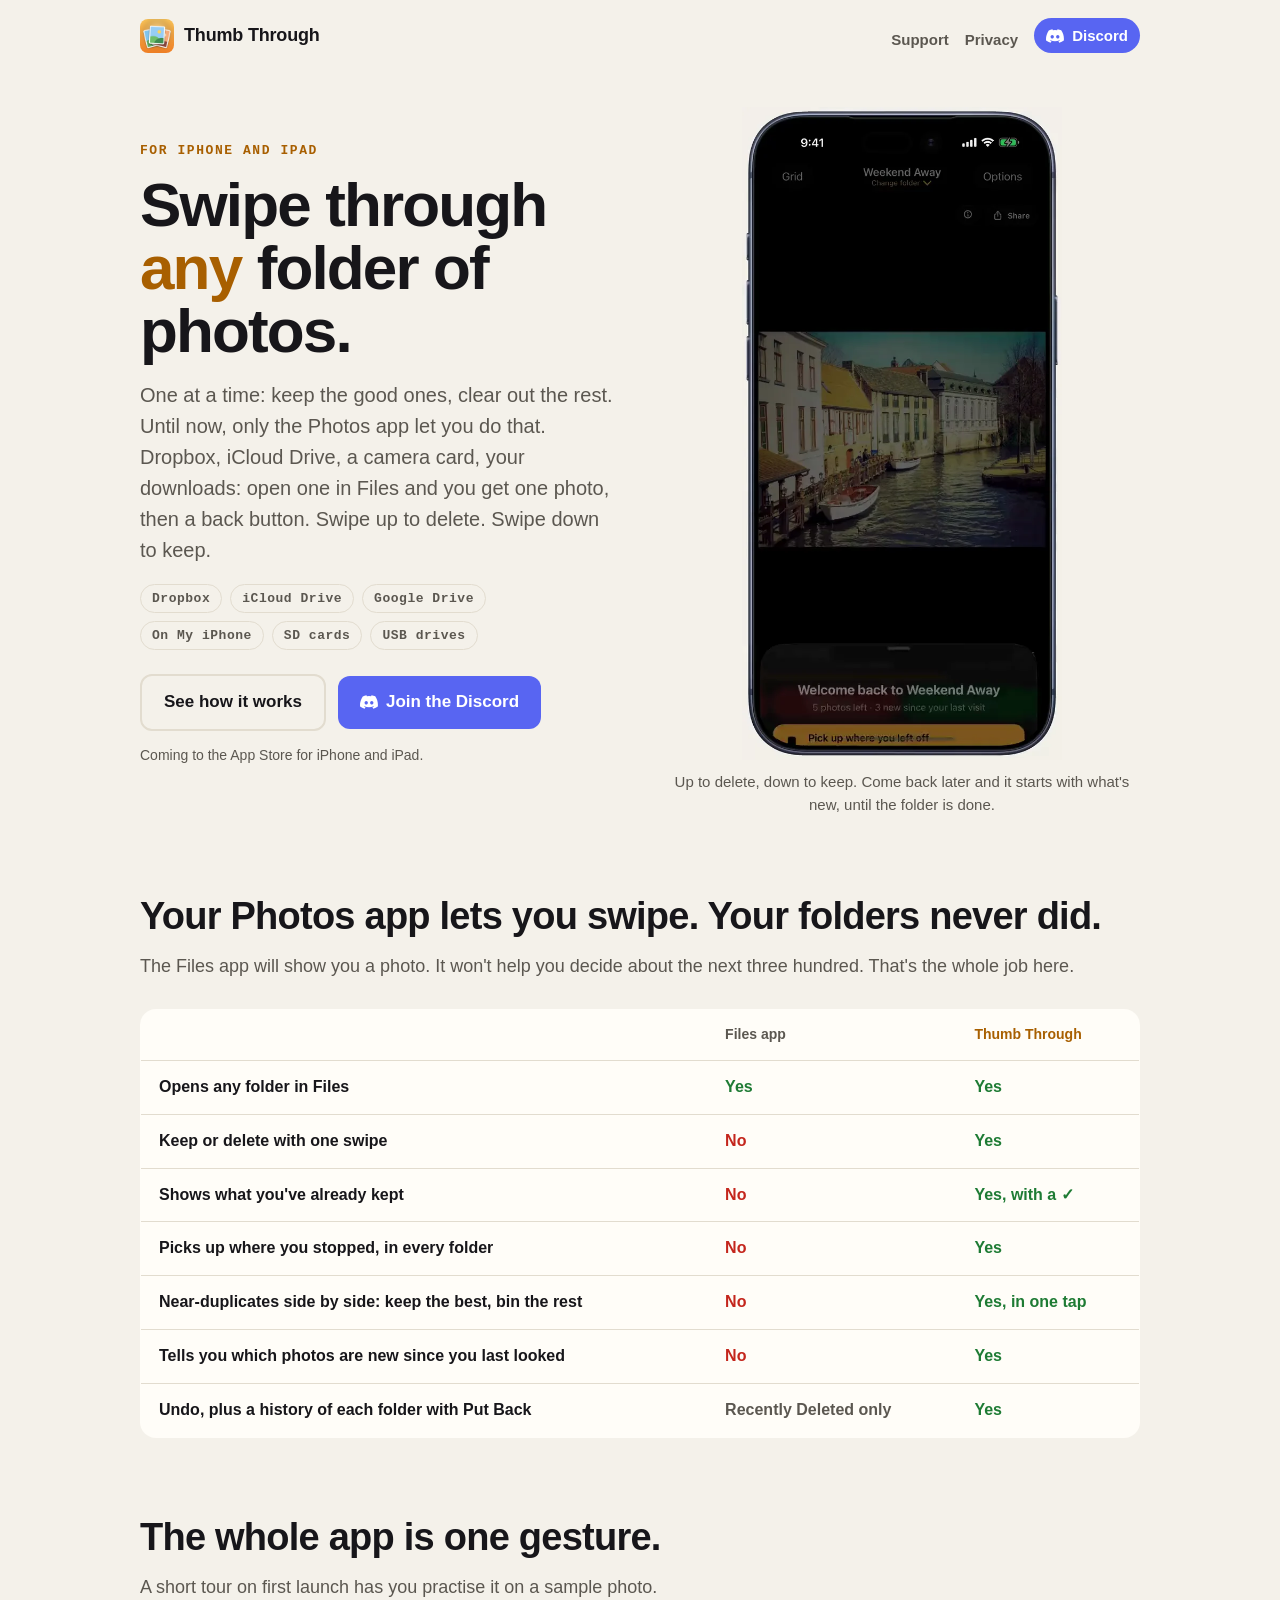
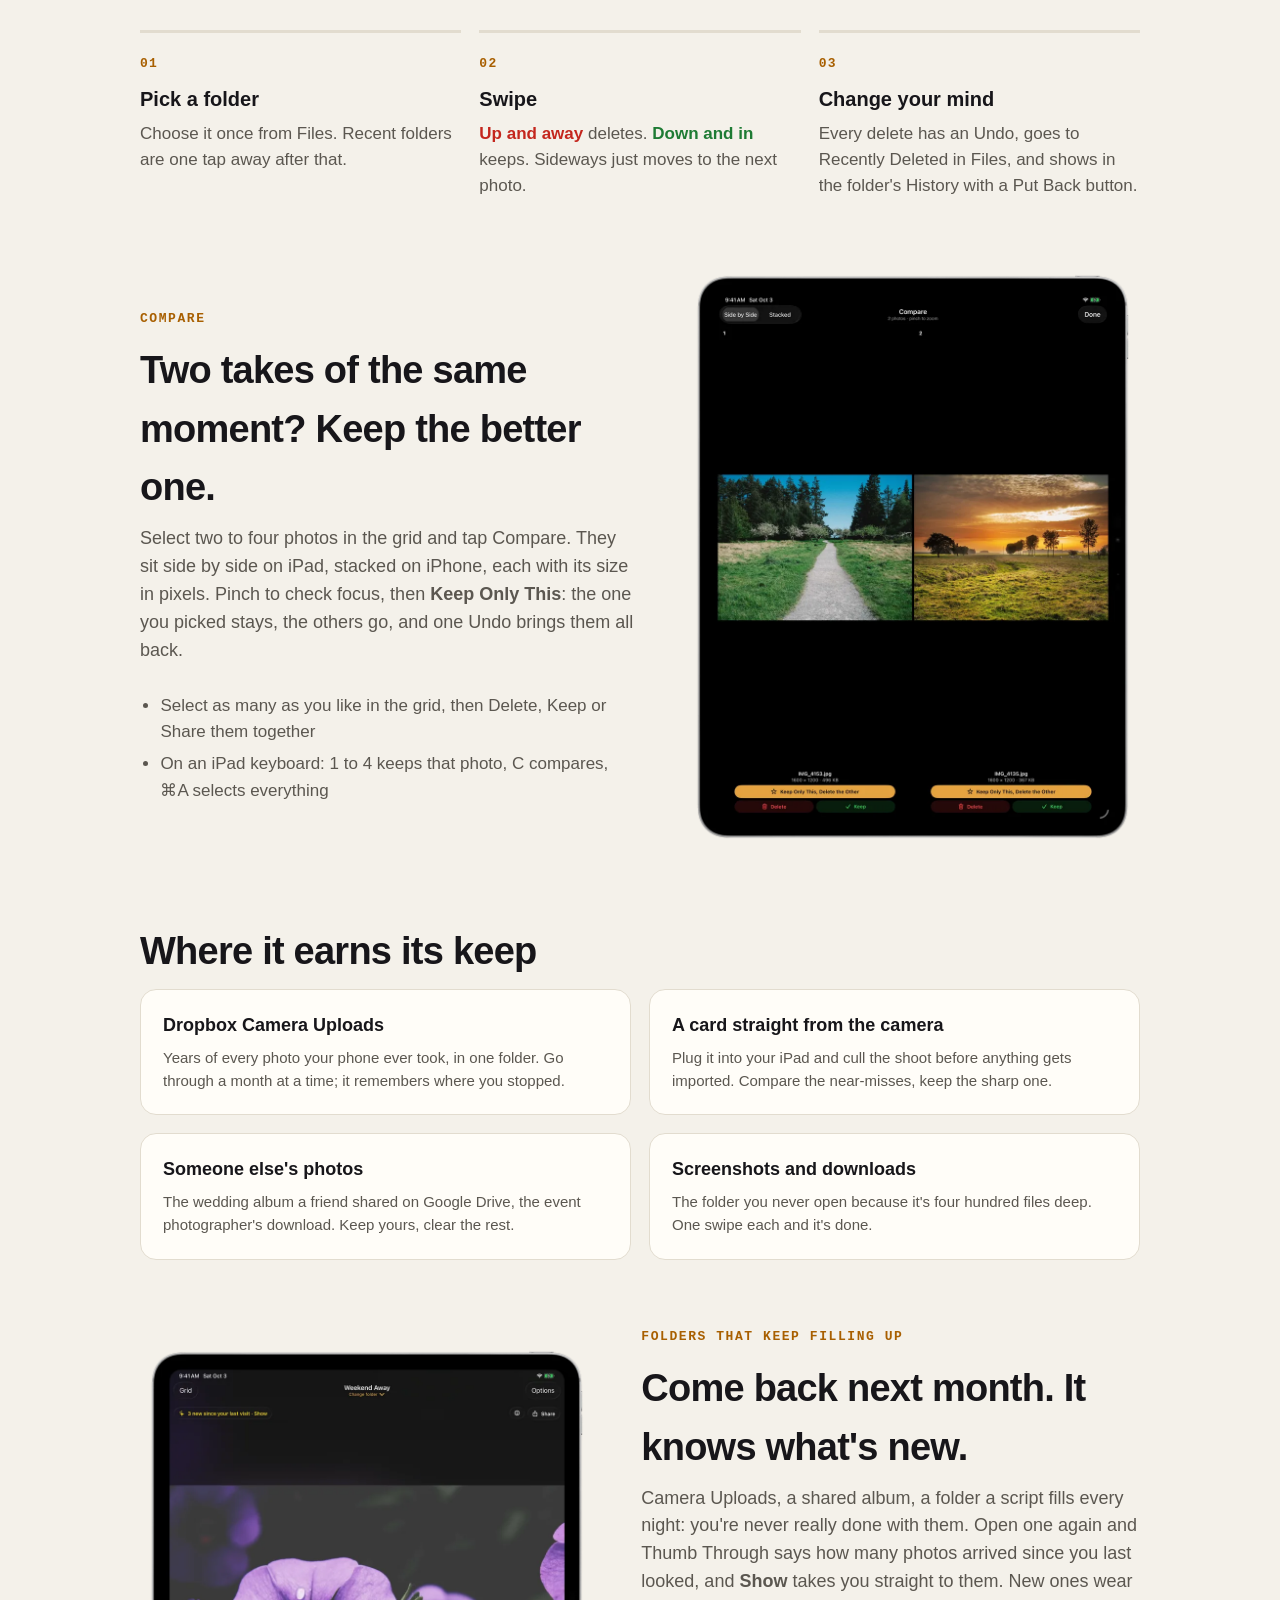
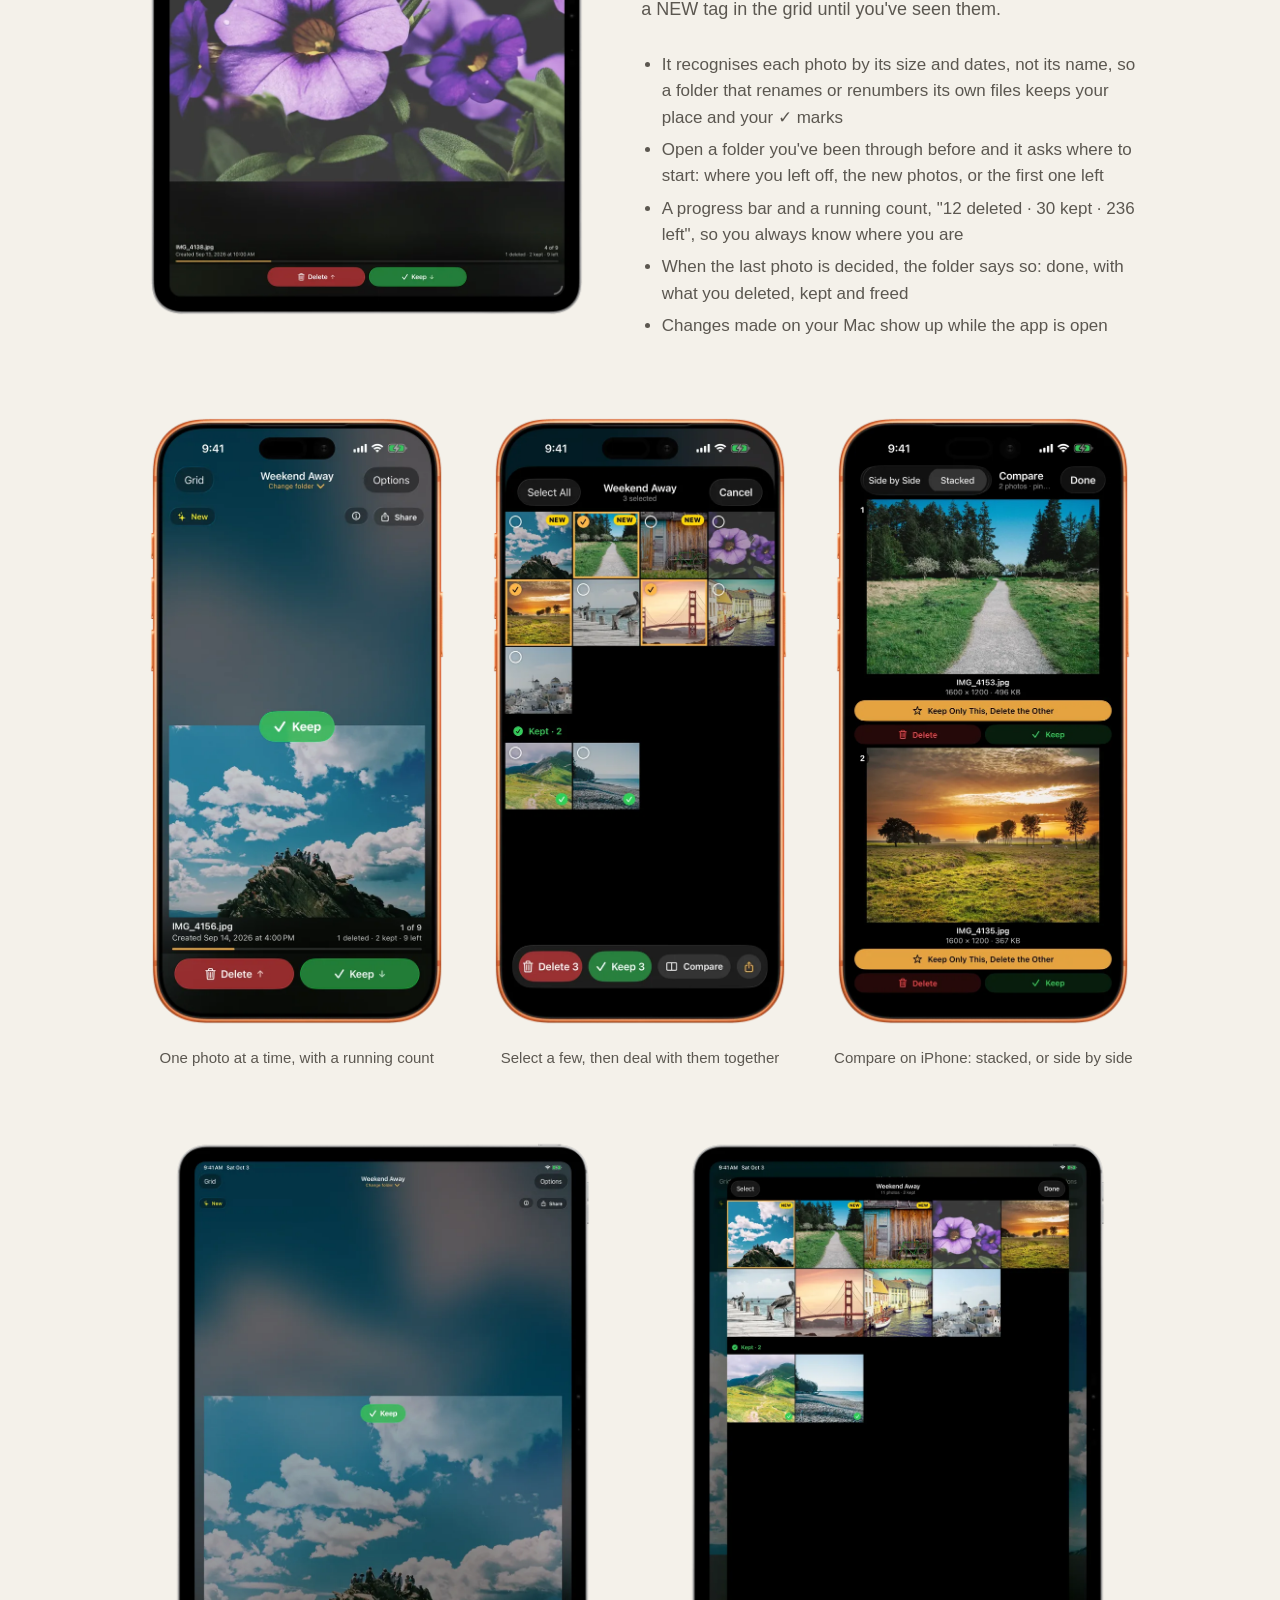
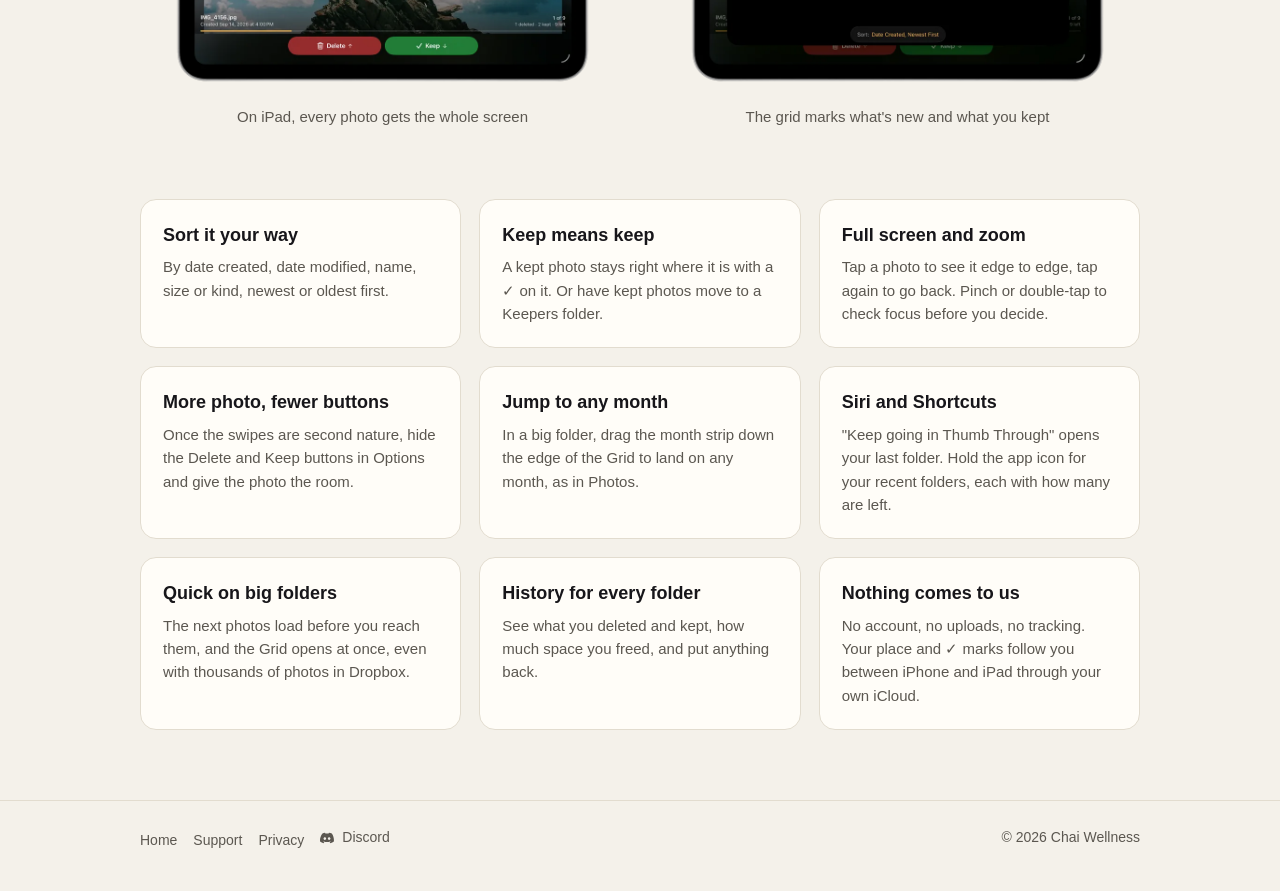
<file: index.html>
<!doctype html>
<html lang="en">
<head>
<meta charset="utf-8">
<meta name="viewport" content="width=device-width, initial-scale=1">
<title>Thumb Through: swipe through any folder of photos</title>
<meta name="description" content="Swipe through any folder of photos, one at a time: Dropbox, iCloud Drive, a camera card. Keep the good ones, clear out the rest. Until now, only the Photos app let you do that.">
<meta name="color-scheme" content="dark light">
<meta name="theme-color" content="#0f0f11">
<link rel="canonical" href="https://thumbthroughapp.com/">
<meta property="og:type" content="website">
<meta property="og:title" content="Thumb Through: swipe through any folder of photos">
<meta property="og:description" content="Swipe through any folder of photos, one at a time. Until now, only the Photos app let you do that.">
<meta property="og:url" content="https://thumbthroughapp.com/">
<meta property="og:image" content="https://thumbthroughapp.com/og-image.png">
<meta property="og:image:width" content="1200">
<meta property="og:image:height" content="630">
<meta name="twitter:card" content="summary_large_image">
<link rel="icon" type="image/png" href="favicon.png">
<link rel="apple-touch-icon" href="apple-touch-icon.png">
<link rel="stylesheet" href="style.css?v=7">
</head>
<body>
<header class="bar"><div class="wrap">
  <a class="brand" href="./"><img src="img/icon.png" alt="" width="34" height="34"><span>Thumb Through</span></a>
  <nav><a href="support.html">Support</a><a href="privacy.html">Privacy</a><a class="discord nav-discord" data-discord hidden href="#"><svg viewBox="0 0 24 24" aria-hidden="true" fill="currentColor"><path d="M20.3 4.4A19.8 19.8 0 0 0 15.4 3l-.6 1.3a18.4 18.4 0 0 0-5.6 0L8.6 3a19.7 19.7 0 0 0-4.9 1.5C.6 9.1-.3 13.6.1 18.1a19.9 19.9 0 0 0 6 3l1.3-2.1a12.9 12.9 0 0 1-2-1l.5-.4a14.2 14.2 0 0 0 12.2 0l.5.4a12.9 12.9 0 0 1-2.1 1l1.3 2.1a19.8 19.8 0 0 0 6-3c.5-5.2-.8-9.7-3.5-13.7ZM8.3 15.3c-1.2 0-2.2-1.1-2.2-2.4s1-2.4 2.2-2.4 2.2 1.1 2.2 2.4-1 2.4-2.2 2.4Zm7.4 0c-1.2 0-2.2-1.1-2.2-2.4s1-2.4 2.2-2.4 2.2 1.1 2.2 2.4-1 2.4-2.2 2.4Z"/></svg>Discord</a></nav>
</div></header>

<main>
<div class="wrap">
<section class="hero">
  <div>
    <p class="eyebrow">For iPhone and iPad</p>
    <h1>Swipe through <em>any</em> folder of photos.</h1>
    <p class="lede">One at a time: keep the good ones, clear out the rest. Until now, only the Photos app let you do that. Dropbox, iCloud Drive, a camera card, your downloads: open one in Files and you get one photo, then a back button. Swipe up to delete. Swipe down to keep.</p>
    <ul class="places" aria-label="Works with">
      <li>Dropbox</li><li>iCloud Drive</li><li>Google Drive</li><li>On My iPhone</li><li>SD cards</li><li>USB drives</li>
    </ul>
    <div class="cta">
      <a class="store-badge" data-store-live hidden href="#" aria-label="Download Thumb Through on the App Store"><picture><source srcset="img/app-store-badge-white.svg" media="(prefers-color-scheme: dark)"><img src="img/app-store-badge-black.svg" alt="Download on the App Store" width="132" height="44"></picture></a>
      <a class="button ghost" href="#how">See how it works</a>
      <a class="button discord-button discord" data-discord href="#"><svg viewBox="0 0 24 24" aria-hidden="true" fill="currentColor"><path d="M20.3 4.4A19.8 19.8 0 0 0 15.4 3l-.6 1.3a18.4 18.4 0 0 0-5.6 0L8.6 3a19.7 19.7 0 0 0-4.9 1.5C.6 9.1-.3 13.6.1 18.1a19.9 19.9 0 0 0 6 3l1.3-2.1a12.9 12.9 0 0 1-2-1l.5-.4a14.2 14.2 0 0 0 12.2 0l.5.4a12.9 12.9 0 0 1-2.1 1l1.3 2.1a19.8 19.8 0 0 0 6-3c.5-5.2-.8-9.7-3.5-13.7ZM8.3 15.3c-1.2 0-2.2-1.1-2.2-2.4s1-2.4 2.2-2.4 2.2 1.1 2.2 2.4-1 2.4-2.2 2.4Zm7.4 0c-1.2 0-2.2-1.1-2.2-2.4s1-2.4 2.2-2.4 2.2 1.1 2.2 2.4-1 2.4-2.2 2.4Z"/></svg>Join the Discord</a>
    </div>
    <p class="note" data-store-soon>Coming to the App Store for iPhone and iPad.</p>
  </div>

  <figure class="hero-video">
    <video data-themed="welcome" autoplay muted loop playsinline preload="metadata" width="600" height="1224"
           poster="img/welcome-dark-poster.webp" aria-label="Thumb Through on iPhone reopening the folder Weekend Away: a Welcome back card says 5 photos left and 3 new since your last visit, Start with the 3 new photos is tapped, photos are swiped down to keep and up to delete, and the last swipe lands on a green screen saying Weekend Away is done">
      <source src="img/welcome-dark.mp4" type="video/mp4">
    </video>
    <figcaption>Up to delete, down to keep. Come back later and it starts with what's new, until the folder is done.</figcaption>
  </figure>
</section>

<section class="versus" aria-labelledby="versus-h">
  <h2 id="versus-h">Your Photos app lets you swipe. Your folders never did.</h2>
  <p class="sub">The Files app will show you a photo. It won't help you decide about the next three hundred. That's the whole job here.</p>
  <table>
    <thead><tr><th scope="col"></th><th scope="col">Files app</th><th scope="col" class="us">Thumb Through</th></tr></thead>
    <tbody>
      <tr><th scope="row">Opens any folder in Files</th><td class="yes">Yes</td><td class="yes">Yes</td></tr>
      <tr><th scope="row">Keep or delete with one swipe</th><td class="no">No</td><td class="yes">Yes</td></tr>
      <tr><th scope="row">Shows what you've already kept</th><td class="no">No</td><td class="yes">Yes, with a ✓</td></tr>
      <tr><th scope="row">Picks up where you stopped, in every folder</th><td class="no">No</td><td class="yes">Yes</td></tr>
      <tr><th scope="row">Near-duplicates side by side: keep the best, bin the rest</th><td class="no">No</td><td class="yes">Yes, in one tap</td></tr>
      <tr><th scope="row">Tells you which photos are new since you last looked</th><td class="no">No</td><td class="yes">Yes</td></tr>
      <tr><th scope="row">Undo, plus a history of each folder with Put Back</th><td class="meh">Recently Deleted only</td><td class="yes">Yes</td></tr>
    </tbody>
  </table>
</section>

<section id="how">
  <h2>The whole app is one gesture.</h2>
  <p class="sub">A short tour on first launch has you practise it on a sample photo.</p>
  <div class="steps">
    <div class="step"><span class="num">01</span><h3>Pick a folder</h3><p>Choose it once from Files. Recent folders are one tap away after that.</p></div>
    <div class="step"><span class="num">02</span><h3>Swipe</h3><p><span class="up">Up and away</span> deletes. <span class="down">Down and in</span> keeps. Sideways just moves to the next photo.</p></div>
    <div class="step"><span class="num">03</span><h3>Change your mind</h3><p>Every delete has an Undo, goes to Recently Deleted in Files, and shows in the folder's History with a Put Back button.</p></div>
  </div>
</section>

<section class="compare">
  <div>
    <p class="eyebrow">Compare</p>
    <h2>Two takes of the same moment? Keep the better one.</h2>
    <p class="sub">Select two to four photos in the grid and tap Compare. They sit side by side on iPad, stacked on iPhone, each with its size in pixels. Pinch to check focus, then <strong>Keep Only This</strong>: the one you picked stays, the others go, and one Undo brings them all back.</p>
    <ul class="ticks">
      <li>Select as many as you like in the grid, then Delete, Keep or Share them together</li>
      <li>On an iPad keyboard: 1 to 4 keeps that photo, C compares, ⌘A selects everything</li>
    </ul>
  </div>
  <figure><img src="img/ipad-03-compare.webp" alt="Two photos side by side on an iPad, each with its name, 1600 by 1200 pixels, its file size, and buttons for Keep Only This, Delete and Keep" width="900" height="1174" loading="lazy"></figure>
</section>

<section class="uses" aria-labelledby="uses-h">
  <h2 id="uses-h">Where it earns its keep</h2>
  <div class="use-grid">
    <div class="card"><h3>Dropbox Camera Uploads</h3><p>Years of every photo your phone ever took, in one folder. Go through a month at a time; it remembers where you stopped.</p></div>
    <div class="card"><h3>A card straight from the camera</h3><p>Plug it into your iPad and cull the shoot before anything gets imported. Compare the near-misses, keep the sharp one.</p></div>
    <div class="card"><h3>Someone else's photos</h3><p>The wedding album a friend shared on Google Drive, the event photographer's download. Keep yours, clear the rest.</p></div>
    <div class="card"><h3>Screenshots and downloads</h3><p>The folder you never open because it's four hundred files deep. One swipe each and it's done.</p></div>
  </div>
</section>

<section class="compare flip">
  <figure><img src="img/ipad-04-new.webp" alt="An iPad showing a photo of purple flowers, with a yellow note at the top: 3 new since your last visit, Show" width="900" height="1174" loading="lazy"></figure>
  <div>
    <p class="eyebrow">Folders that keep filling up</p>
    <h2>Come back next month. It knows what's new.</h2>
    <p class="sub">Camera Uploads, a shared album, a folder a script fills every night: you're never really done with them. Open one again and Thumb Through says how many photos arrived since you last looked, and <strong>Show</strong> takes you straight to them. New ones wear a NEW tag in the grid until you've seen them.</p>
    <ul class="ticks">
      <li>It recognises each photo by its size and dates, not its name, so a folder that renames or renumbers its own files keeps your place and your ✓ marks</li>
      <li>Open a folder you've been through before and it asks where to start: where you left off, the new photos, or the first one left</li>
      <li>A progress bar and a running count, "12 deleted · 30 kept · 236 left", so you always know where you are</li>
      <li>When the last photo is decided, the folder says so: done, with what you deleted, kept and freed</li>
      <li>Changes made on your Mac show up while the app is open</li>
    </ul>
  </div>
</section>

<section class="shots" aria-label="Screens from the app on iPhone">
  <figure><img src="img/iphone-01-viewer.webp" alt="A photo of a mountain top being dragged down, with a green Keep badge, and the count 1 deleted, 2 kept, 9 left" width="620" height="1265" loading="lazy"><figcaption>One photo at a time, with a running count</figcaption></figure>
  <figure><img src="img/iphone-02-select.webp" alt="The folder as a grid with three photos selected and buttons for Delete 3, Keep 3, Compare and Share" width="620" height="1265" loading="lazy"><figcaption>Select a few, then deal with them together</figcaption></figure>
  <figure><img src="img/iphone-03-compare.webp" alt="Two photos stacked on an iPhone to compare, each with Keep Only This, Delete and Keep" width="620" height="1265" loading="lazy"><figcaption>Compare on iPhone: stacked, or side by side</figcaption></figure>
</section>

<section class="shots two" aria-label="Screens from the app on iPad">
  <figure><img src="img/ipad-01-viewer.webp" alt="A photo filling an iPad screen mid-swipe with a green Keep badge, and Delete and Keep below" width="900" height="1174" loading="lazy"><figcaption>On iPad, every photo gets the whole screen</figcaption></figure>
  <figure><img src="img/ipad-02-grid-new.webp" alt="The folder as a grid on iPad, three photos tagged NEW and two kept photos under a Kept heading" width="900" height="1174" loading="lazy"><figcaption>The grid marks what's new and what you kept</figcaption></figure>
</section>

<section class="features">
  <div class="card"><h3>Sort it your way</h3><p>By date created, date modified, name, size or kind, newest or oldest first.</p></div>
  <div class="card"><h3>Keep means keep</h3><p>A kept photo stays right where it is with a ✓ on it. Or have kept photos move to a Keepers folder.</p></div>
  <div class="card"><h3>Full screen and zoom</h3><p>Tap a photo to see it edge to edge, tap again to go back. Pinch or double-tap to check focus before you decide.</p></div>
  <div class="card"><h3>More photo, fewer buttons</h3><p>Once the swipes are second nature, hide the Delete and Keep buttons in Options and give the photo the room.</p></div>
  <div class="card"><h3>Jump to any month</h3><p>In a big folder, drag the month strip down the edge of the Grid to land on any month, as in Photos.</p></div>
  <div class="card"><h3>Siri and Shortcuts</h3><p>"Keep going in Thumb Through" opens your last folder. Hold the app icon for your recent folders, each with how many are left.</p></div>
  <div class="card"><h3>Quick on big folders</h3><p>The next photos load before you reach them, and the Grid opens at once, even with thousands of photos in Dropbox.</p></div>
  <div class="card"><h3>History for every folder</h3><p>See what you deleted and kept, how much space you freed, and put anything back.</p></div>
  <div class="card"><h3>Nothing comes to us</h3><p>No account, no uploads, no tracking. Your place and ✓ marks follow you between iPhone and iPad through your own iCloud.</p></div>
</section>
</div>
</main>

<footer><div class="wrap">
  <div><a href="./">Home</a><a href="support.html">Support</a><a href="privacy.html">Privacy</a><a class="discord" data-discord href="#"><svg viewBox="0 0 24 24" aria-hidden="true" fill="currentColor"><path d="M20.3 4.4A19.8 19.8 0 0 0 15.4 3l-.6 1.3a18.4 18.4 0 0 0-5.6 0L8.6 3a19.7 19.7 0 0 0-4.9 1.5C.6 9.1-.3 13.6.1 18.1a19.9 19.9 0 0 0 6 3l1.3-2.1a12.9 12.9 0 0 1-2-1l.5-.4a14.2 14.2 0 0 0 12.2 0l.5.4a12.9 12.9 0 0 1-2.1 1l1.3 2.1a19.8 19.8 0 0 0 6-3c.5-5.2-.8-9.7-3.5-13.7ZM8.3 15.3c-1.2 0-2.2-1.1-2.2-2.4s1-2.4 2.2-2.4 2.2 1.1 2.2 2.4-1 2.4-2.2 2.4Zm7.4 0c-1.2 0-2.2-1.1-2.2-2.4s1-2.4 2.2-2.4 2.2 1.1 2.2 2.4-1 2.4-2.2 2.4Z"/></svg>Discord</a></div>
  <div>&copy; 2026 Chai Wellness</div>
</div></footer>
<script src="site.js?v=3" defer></script>
<script src="store.js?v=1" defer></script>
</body>
</html>
</file>
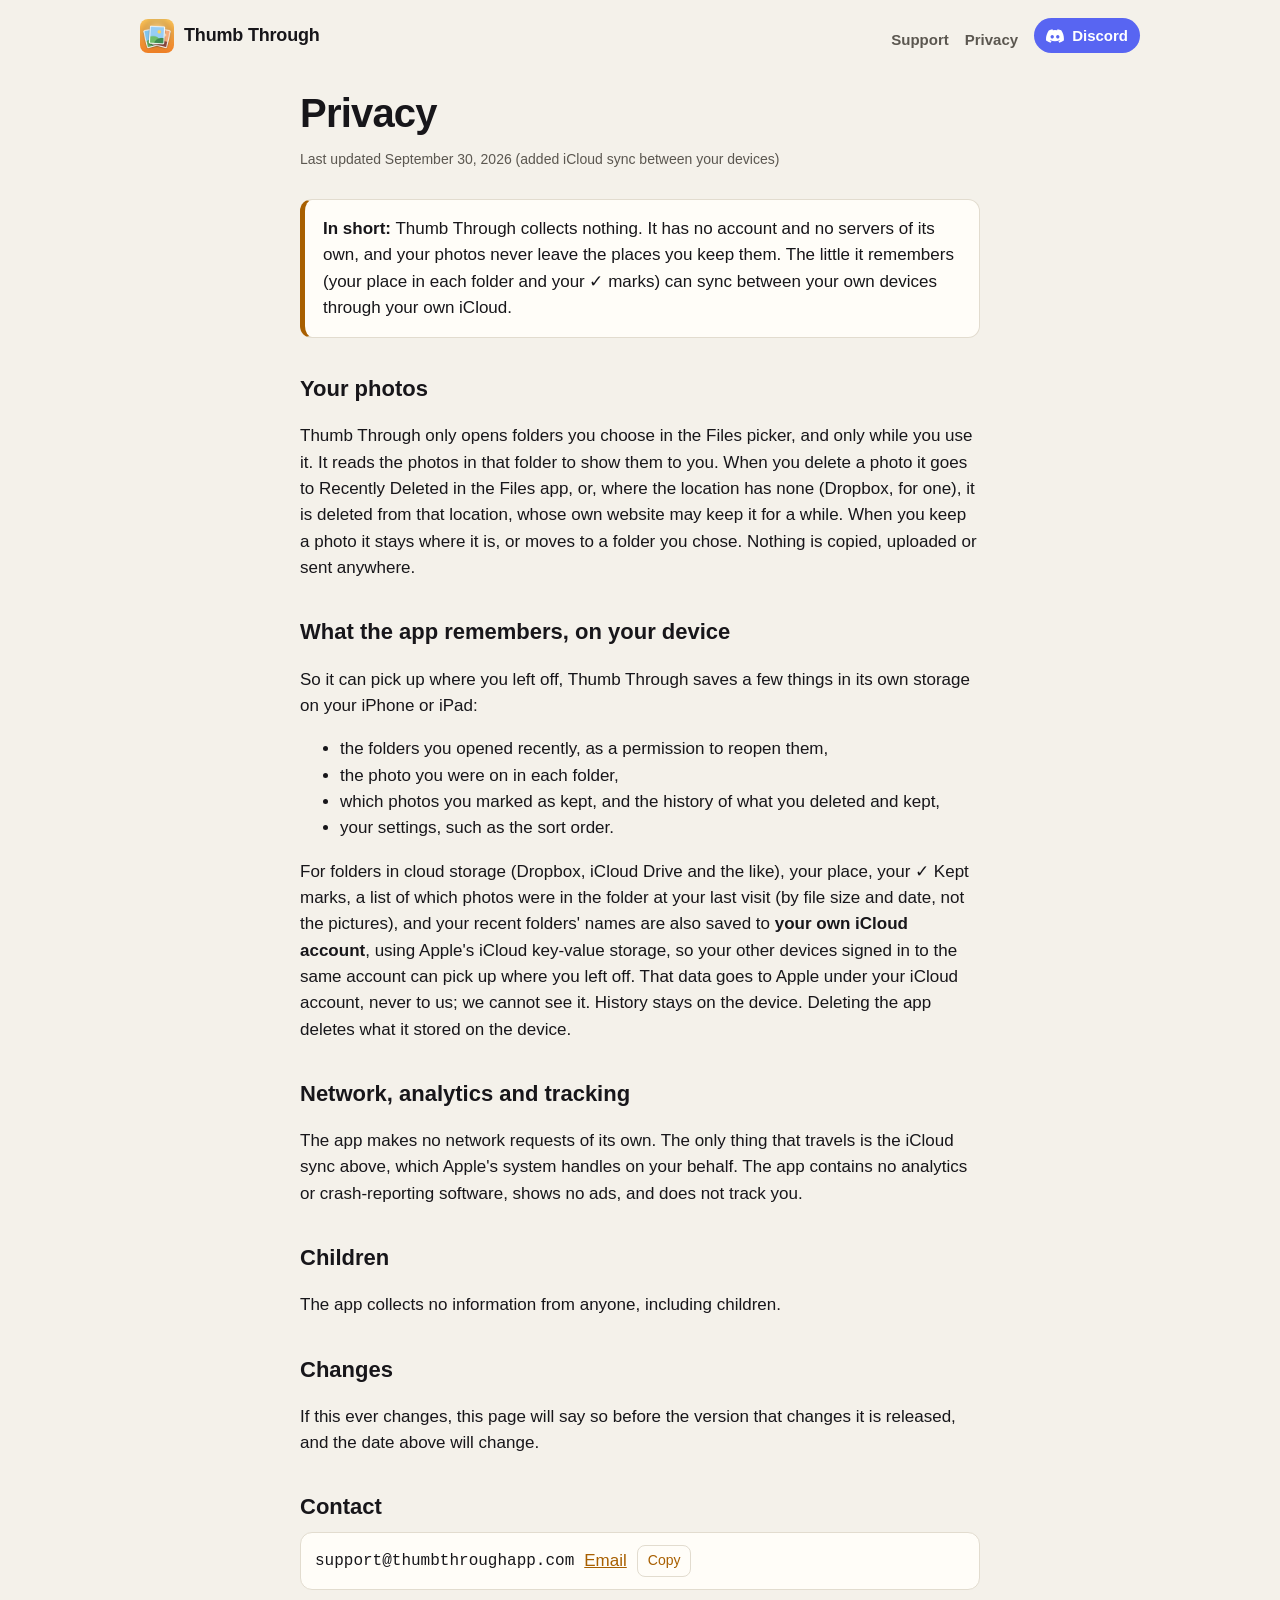
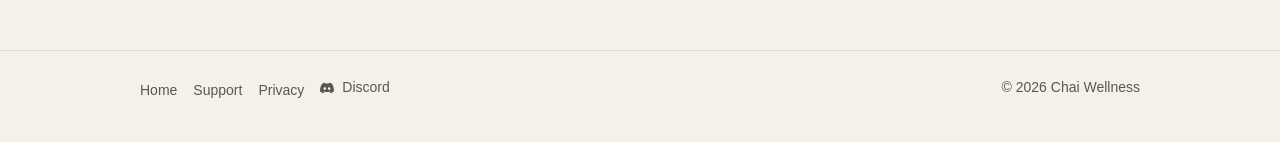
<file: privacy.html>
<!doctype html>
<html lang="en">
<head>
<meta charset="utf-8">
<meta name="viewport" content="width=device-width, initial-scale=1">
<title>Privacy · Thumb Through</title>
<meta name="description" content="Thumb Through collects nothing. It has no account, sends nothing to us, and your photos never leave your device.">
<meta name="color-scheme" content="dark light">
<link rel="canonical" href="https://thumbthroughapp.com/privacy.html">
<link rel="icon" type="image/png" href="favicon.png">
<link rel="apple-touch-icon" href="apple-touch-icon.png">
<link rel="stylesheet" href="style.css?v=4">
</head>
<body>
<header class="bar"><div class="wrap">
  <a class="brand" href="./"><img src="img/icon.png" alt="" width="34" height="34"><span>Thumb Through</span></a>
  <nav><a href="support.html">Support</a><a href="privacy.html">Privacy</a><a class="discord nav-discord" data-discord href="#"><svg viewBox="0 0 24 24" aria-hidden="true" fill="currentColor"><path d="M20.3 4.4A19.8 19.8 0 0 0 15.4 3l-.6 1.3a18.4 18.4 0 0 0-5.6 0L8.6 3a19.7 19.7 0 0 0-4.9 1.5C.6 9.1-.3 13.6.1 18.1a19.9 19.9 0 0 0 6 3l1.3-2.1a12.9 12.9 0 0 1-2-1l.5-.4a14.2 14.2 0 0 0 12.2 0l.5.4a12.9 12.9 0 0 1-2.1 1l1.3 2.1a19.8 19.8 0 0 0 6-3c.5-5.2-.8-9.7-3.5-13.7ZM8.3 15.3c-1.2 0-2.2-1.1-2.2-2.4s1-2.4 2.2-2.4 2.2 1.1 2.2 2.4-1 2.4-2.2 2.4Zm7.4 0c-1.2 0-2.2-1.1-2.2-2.4s1-2.4 2.2-2.4 2.2 1.1 2.2 2.4-1 2.4-2.2 2.4Z"/></svg>Discord</a></nav>
</div></header>

<main class="doc">
  <h1>Privacy</h1>
  <p class="updated">Last updated September 30, 2026 (added iCloud sync between your devices)</p>

  <p class="summary"><strong>In short:</strong> Thumb Through collects nothing. It has no account and no servers of its own, and your photos never leave the places you keep them. The little it remembers (your place in each folder and your ✓ marks) can sync between your own devices through your own iCloud.</p>

  <h2>Your photos</h2>
  <p>Thumb Through only opens folders you choose in the Files picker, and only while you use it. It reads the photos in that folder to show them to you. When you delete a photo it goes to Recently Deleted in the Files app, or, where the location has none (Dropbox, for one), it is deleted from that location, whose own website may keep it for a while. When you keep a photo it stays where it is, or moves to a folder you chose. Nothing is copied, uploaded or sent anywhere.</p>

  <h2>What the app remembers, on your device</h2>
  <p>So it can pick up where you left off, Thumb Through saves a few things in its own storage on your iPhone or iPad:</p>
  <ul>
    <li>the folders you opened recently, as a permission to reopen them,</li>
    <li>the photo you were on in each folder,</li>
    <li>which photos you marked as kept, and the history of what you deleted and kept,</li>
    <li>your settings, such as the sort order.</li>
  </ul>
  <p>For folders in cloud storage (Dropbox, iCloud Drive and the like), your place, your ✓ Kept marks, a list of which photos were in the folder at your last visit (by file size and date, not the pictures), and your recent folders' names are also saved to <strong>your own iCloud account</strong>, using Apple's iCloud key-value storage, so your other devices signed in to the same account can pick up where you left off. That data goes to Apple under your iCloud account, never to us; we cannot see it. History stays on the device. Deleting the app deletes what it stored on the device.</p>

  <h2>Network, analytics and tracking</h2>
  <p>The app makes no network requests of its own. The only thing that travels is the iCloud sync above, which Apple's system handles on your behalf. The app contains no analytics or crash-reporting software, shows no ads, and does not track you.</p>

  <h2>Children</h2>
  <p>The app collects no information from anyone, including children.</p>

  <h2>Changes</h2>
  <p>If this ever changes, this page will say so before the version that changes it is released, and the date above will change.</p>

  <h2>Contact</h2>
  <div class="email-row" data-email hidden><code></code><a data-mailto href="#">Email</a><button type="button">Copy</button></div>
</main>

<footer><div class="wrap">
  <div><a href="./">Home</a><a href="support.html">Support</a><a href="privacy.html">Privacy</a><a class="discord" data-discord href="#"><svg viewBox="0 0 24 24" aria-hidden="true" fill="currentColor"><path d="M20.3 4.4A19.8 19.8 0 0 0 15.4 3l-.6 1.3a18.4 18.4 0 0 0-5.6 0L8.6 3a19.7 19.7 0 0 0-4.9 1.5C.6 9.1-.3 13.6.1 18.1a19.9 19.9 0 0 0 6 3l1.3-2.1a12.9 12.9 0 0 1-2-1l.5-.4a14.2 14.2 0 0 0 12.2 0l.5.4a12.9 12.9 0 0 1-2.1 1l1.3 2.1a19.8 19.8 0 0 0 6-3c.5-5.2-.8-9.7-3.5-13.7ZM8.3 15.3c-1.2 0-2.2-1.1-2.2-2.4s1-2.4 2.2-2.4 2.2 1.1 2.2 2.4-1 2.4-2.2 2.4Zm7.4 0c-1.2 0-2.2-1.1-2.2-2.4s1-2.4 2.2-2.4 2.2 1.1 2.2 2.4-1 2.4-2.2 2.4Z"/></svg>Discord</a></div>
  <div>&copy; 2026 Chai Wellness</div>
</div></footer>
<script src="site.js?v=2" defer></script>
</body>
</html>
</file>
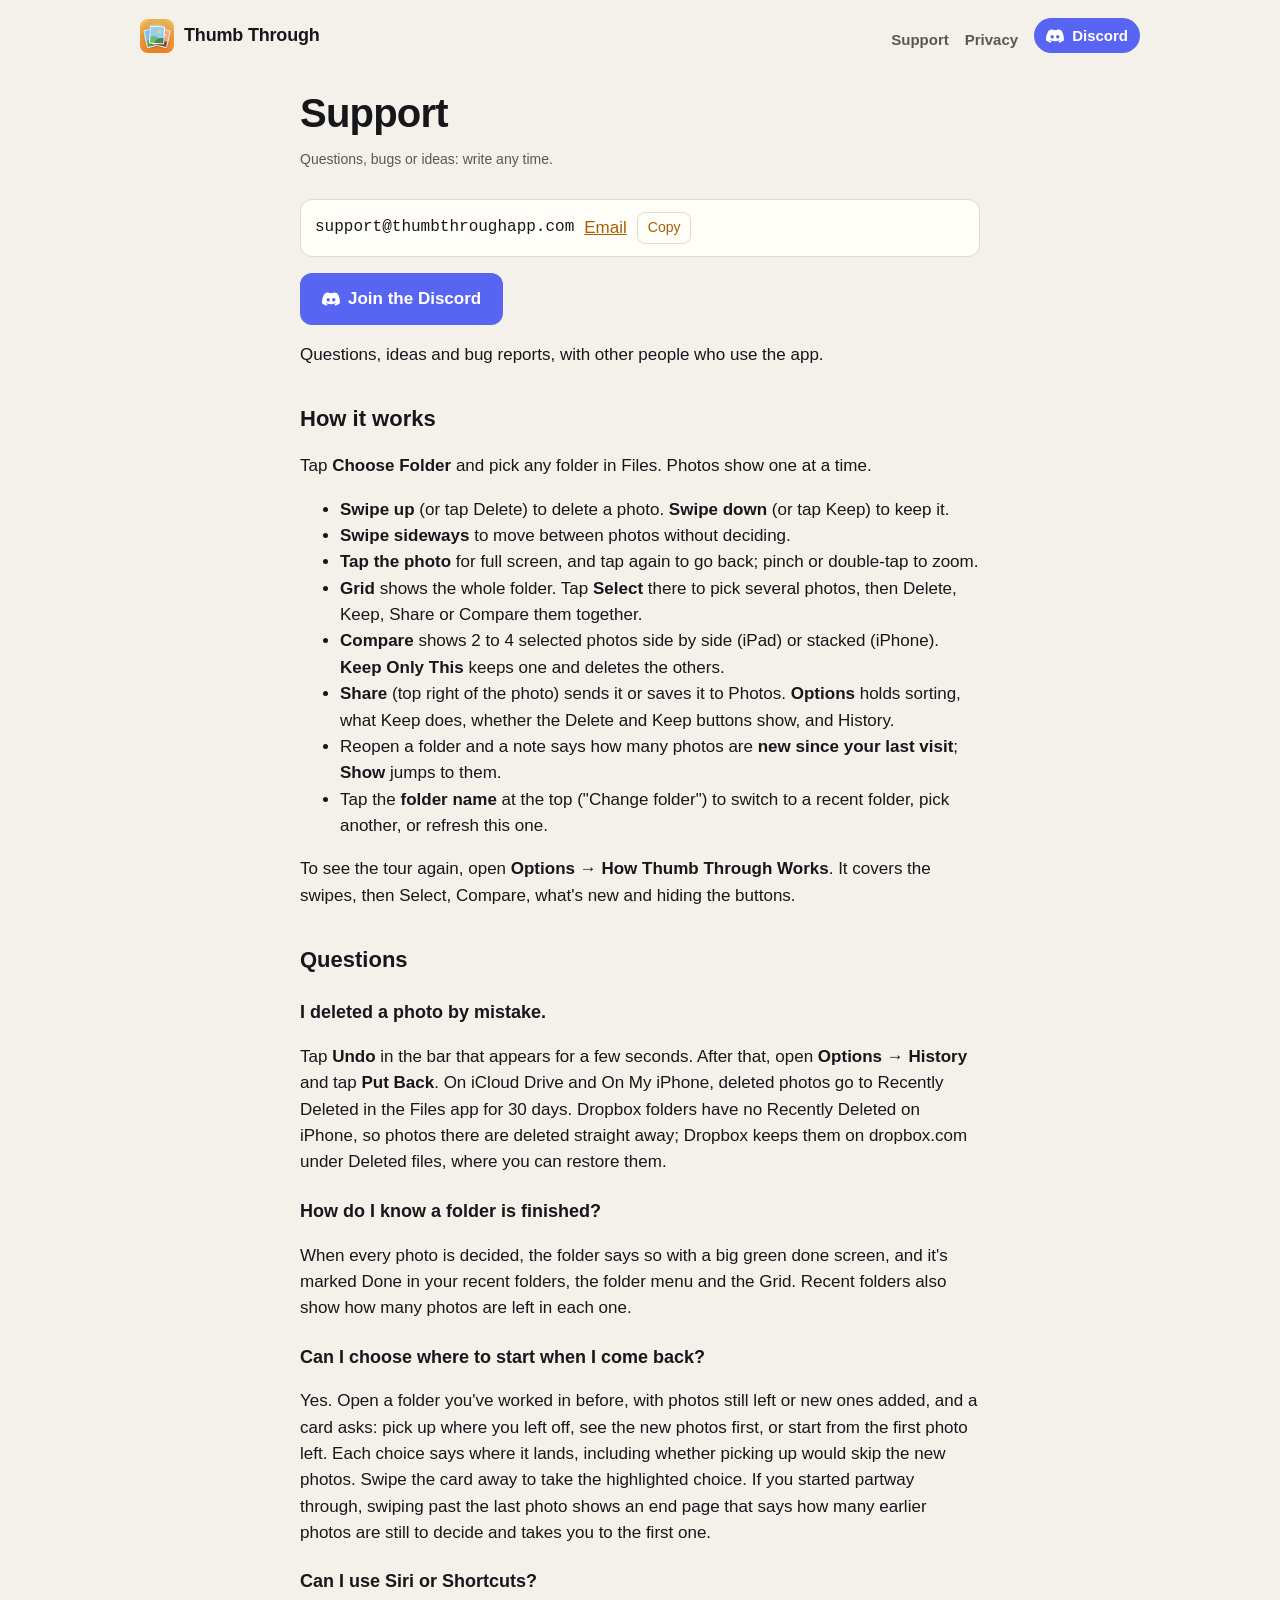
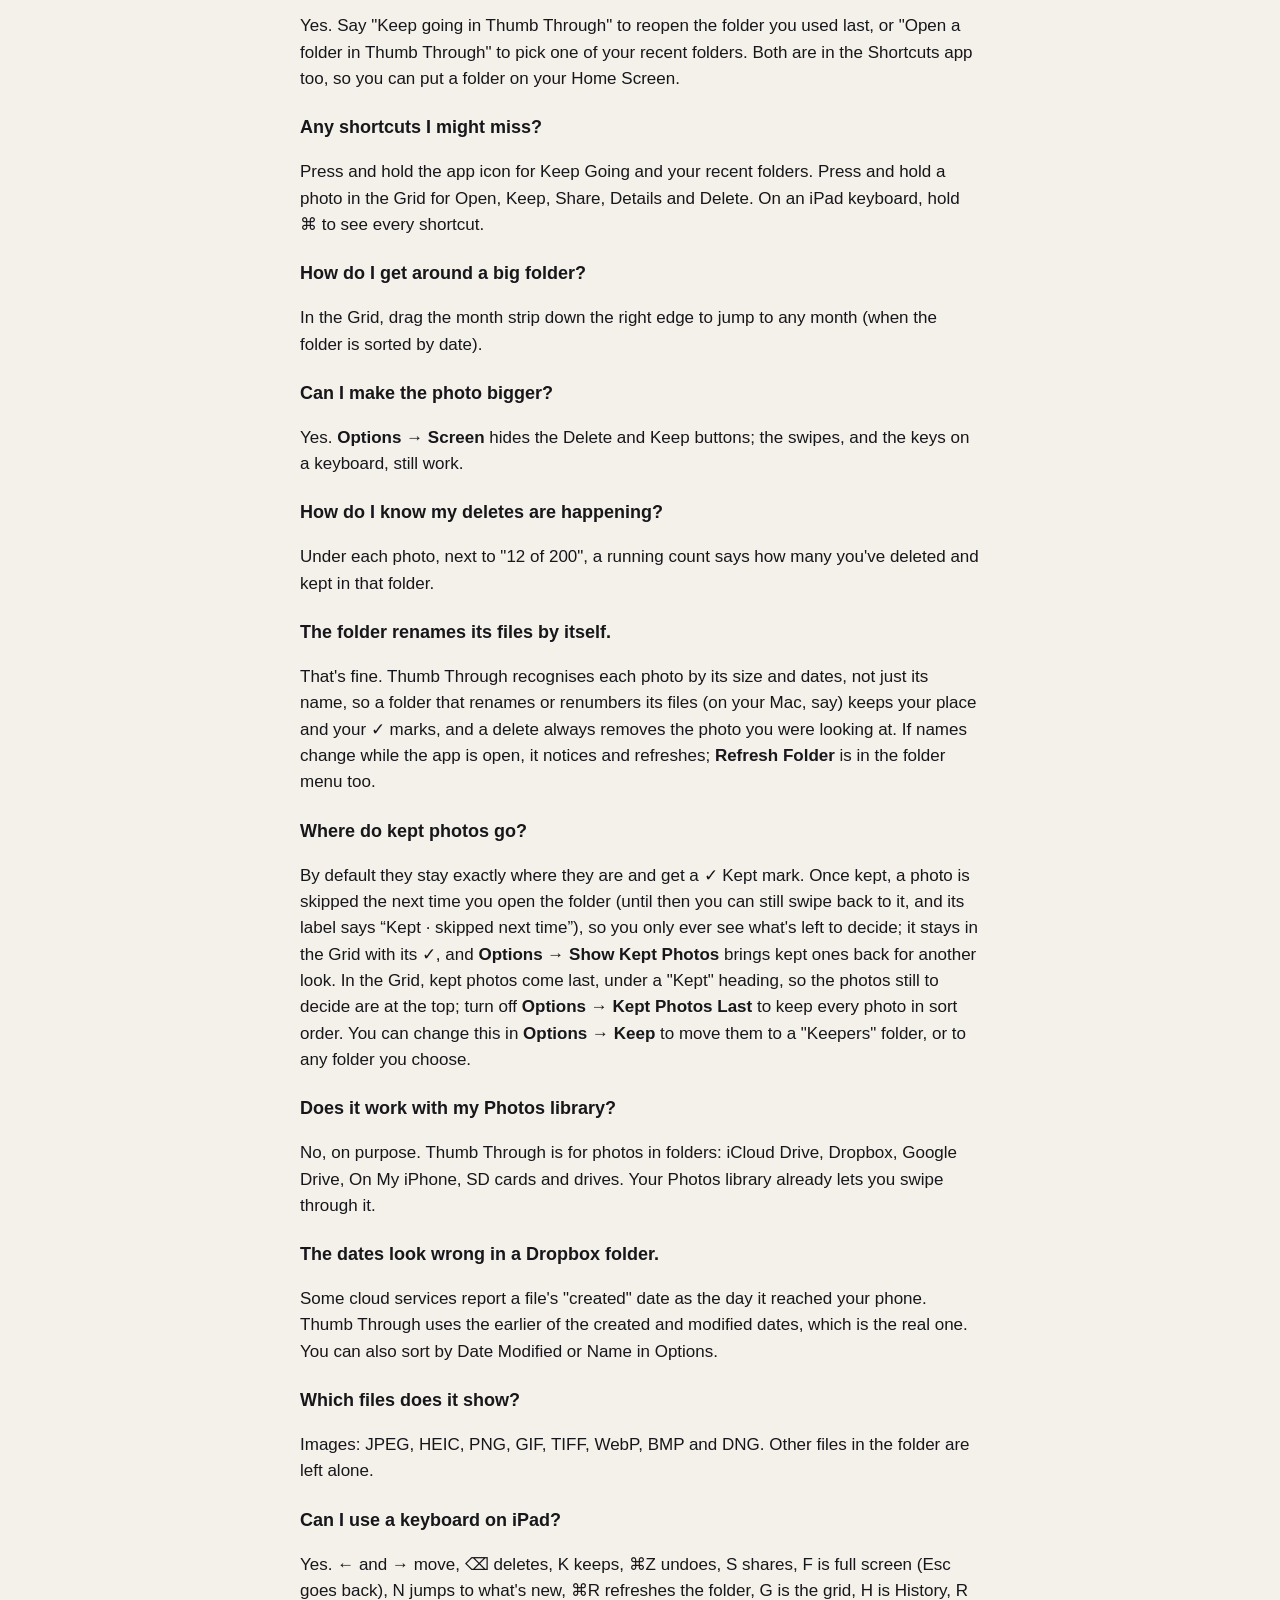
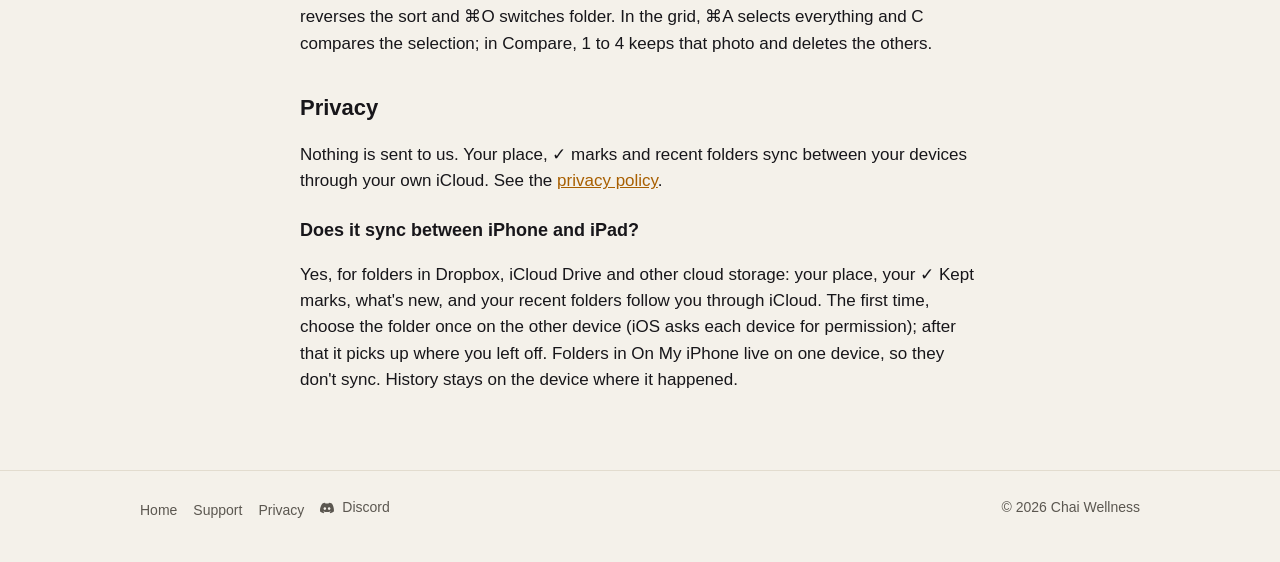
<file: support.html>
<!doctype html>
<html lang="en">
<head>
<meta charset="utf-8">
<meta name="viewport" content="width=device-width, initial-scale=1">
<title>Support · Thumb Through</title>
<meta name="description" content="How Thumb Through works, answers to common questions, and how to get in touch.">
<meta name="color-scheme" content="dark light">
<link rel="canonical" href="https://thumbthroughapp.com/support.html">
<link rel="icon" type="image/png" href="favicon.png">
<link rel="apple-touch-icon" href="apple-touch-icon.png">
<link rel="stylesheet" href="style.css?v=4">
</head>
<body>
<header class="bar"><div class="wrap">
  <a class="brand" href="./"><img src="img/icon.png" alt="" width="34" height="34"><span>Thumb Through</span></a>
  <nav><a href="support.html">Support</a><a href="privacy.html">Privacy</a><a class="discord nav-discord" data-discord href="#"><svg viewBox="0 0 24 24" aria-hidden="true" fill="currentColor"><path d="M20.3 4.4A19.8 19.8 0 0 0 15.4 3l-.6 1.3a18.4 18.4 0 0 0-5.6 0L8.6 3a19.7 19.7 0 0 0-4.9 1.5C.6 9.1-.3 13.6.1 18.1a19.9 19.9 0 0 0 6 3l1.3-2.1a12.9 12.9 0 0 1-2-1l.5-.4a14.2 14.2 0 0 0 12.2 0l.5.4a12.9 12.9 0 0 1-2.1 1l1.3 2.1a19.8 19.8 0 0 0 6-3c.5-5.2-.8-9.7-3.5-13.7ZM8.3 15.3c-1.2 0-2.2-1.1-2.2-2.4s1-2.4 2.2-2.4 2.2 1.1 2.2 2.4-1 2.4-2.2 2.4Zm7.4 0c-1.2 0-2.2-1.1-2.2-2.4s1-2.4 2.2-2.4 2.2 1.1 2.2 2.4-1 2.4-2.2 2.4Z"/></svg>Discord</a></nav>
</div></header>

<main class="doc">
  <h1>Support</h1>
  <p class="updated">Questions, bugs or ideas: write any time.</p>
  <div class="email-row" data-email hidden><code></code><a data-mailto href="#">Email</a><button type="button">Copy</button></div>
  <p style="margin-top:16px"><a class="button discord-button discord" data-discord href="#"><svg viewBox="0 0 24 24" aria-hidden="true" fill="currentColor"><path d="M20.3 4.4A19.8 19.8 0 0 0 15.4 3l-.6 1.3a18.4 18.4 0 0 0-5.6 0L8.6 3a19.7 19.7 0 0 0-4.9 1.5C.6 9.1-.3 13.6.1 18.1a19.9 19.9 0 0 0 6 3l1.3-2.1a12.9 12.9 0 0 1-2-1l.5-.4a14.2 14.2 0 0 0 12.2 0l.5.4a12.9 12.9 0 0 1-2.1 1l1.3 2.1a19.8 19.8 0 0 0 6-3c.5-5.2-.8-9.7-3.5-13.7ZM8.3 15.3c-1.2 0-2.2-1.1-2.2-2.4s1-2.4 2.2-2.4 2.2 1.1 2.2 2.4-1 2.4-2.2 2.4Zm7.4 0c-1.2 0-2.2-1.1-2.2-2.4s1-2.4 2.2-2.4 2.2 1.1 2.2 2.4-1 2.4-2.2 2.4Z"/></svg>Join the Discord</a></p>
  <p>Questions, ideas and bug reports, with other people who use the app.</p>

  <h2>How it works</h2>
  <p>Tap <strong>Choose Folder</strong> and pick any folder in Files. Photos show one at a time.</p>
  <ul>
    <li><strong>Swipe up</strong> (or tap Delete) to delete a photo. <strong>Swipe down</strong> (or tap Keep) to keep it.</li>
    <li><strong>Swipe sideways</strong> to move between photos without deciding.</li>
    <li><strong>Tap the photo</strong> for full screen, and tap again to go back; pinch or double-tap to zoom.</li>
    <li><strong>Grid</strong> shows the whole folder. Tap <strong>Select</strong> there to pick several photos, then Delete, Keep, Share or Compare them together.</li>
    <li><strong>Compare</strong> shows 2 to 4 selected photos side by side (iPad) or stacked (iPhone). <strong>Keep Only This</strong> keeps one and deletes the others.</li>
    <li><strong>Share</strong> (top right of the photo) sends it or saves it to Photos. <strong>Options</strong> holds sorting, what Keep does, whether the Delete and Keep buttons show, and History.</li>
    <li>Reopen a folder and a note says how many photos are <strong>new since your last visit</strong>; <strong>Show</strong> jumps to them.</li>
    <li>Tap the <strong>folder name</strong> at the top ("Change folder") to switch to a recent folder, pick another, or refresh this one.</li>
  </ul>
  <p>To see the tour again, open <strong>Options → How Thumb Through Works</strong>. It covers the swipes, then Select, Compare, what's new and hiding the buttons.</p>

  <h2>Questions</h2>
  <h3>I deleted a photo by mistake.</h3>
  <p>Tap <strong>Undo</strong> in the bar that appears for a few seconds. After that, open <strong>Options → History</strong> and tap <strong>Put Back</strong>. On iCloud Drive and On My iPhone, deleted photos go to Recently Deleted in the Files app for 30 days. Dropbox folders have no Recently Deleted on iPhone, so photos there are deleted straight away; Dropbox keeps them on dropbox.com under Deleted files, where you can restore them.</p>
  <h3>How do I know a folder is finished?</h3>
  <p>When every photo is decided, the folder says so with a big green done screen, and it's marked Done in your recent folders, the folder menu and the Grid. Recent folders also show how many photos are left in each one.</p>
  <h3>Can I choose where to start when I come back?</h3>
  <p>Yes. Open a folder you've worked in before, with photos still left or new ones added, and a card asks: pick up where you left off, see the new photos first, or start from the first photo left. Each choice says where it lands, including whether picking up would skip the new photos. Swipe the card away to take the highlighted choice. If you started partway through, swiping past the last photo shows an end page that says how many earlier photos are still to decide and takes you to the first one.</p>
  <h3>Can I use Siri or Shortcuts?</h3>
  <p>Yes. Say "Keep going in Thumb Through" to reopen the folder you used last, or "Open a folder in Thumb Through" to pick one of your recent folders. Both are in the Shortcuts app too, so you can put a folder on your Home Screen.</p>
  <h3>Any shortcuts I might miss?</h3>
  <p>Press and hold the app icon for Keep Going and your recent folders. Press and hold a photo in the Grid for Open, Keep, Share, Details and Delete. On an iPad keyboard, hold ⌘ to see every shortcut.</p>
  <h3>How do I get around a big folder?</h3>
  <p>In the Grid, drag the month strip down the right edge to jump to any month (when the folder is sorted by date).</p>
  <h3>Can I make the photo bigger?</h3>
  <p>Yes. <strong>Options → Screen</strong> hides the Delete and Keep buttons; the swipes, and the keys on a keyboard, still work.</p>
  <h3>How do I know my deletes are happening?</h3>
  <p>Under each photo, next to "12 of 200", a running count says how many you've deleted and kept in that folder.</p>
  <h3>The folder renames its files by itself.</h3>
  <p>That's fine. Thumb Through recognises each photo by its size and dates, not just its name, so a folder that renames or renumbers its files (on your Mac, say) keeps your place and your ✓ marks, and a delete always removes the photo you were looking at. If names change while the app is open, it notices and refreshes; <strong>Refresh Folder</strong> is in the folder menu too.</p>
  <h3>Where do kept photos go?</h3>
  <p>By default they stay exactly where they are and get a ✓ Kept mark. Once kept, a photo is skipped the next time you open the folder (until then you can still swipe back to it, and its label says “Kept · skipped next time”), so you only ever see what's left to decide; it stays in the Grid with its ✓, and <strong>Options → Show Kept Photos</strong> brings kept ones back for another look. In the Grid, kept photos come last, under a "Kept" heading, so the photos still to decide are at the top; turn off <strong>Options → Kept Photos Last</strong> to keep every photo in sort order. You can change this in <strong>Options → Keep</strong> to move them to a "Keepers" folder, or to any folder you choose.</p>
  <h3>Does it work with my Photos library?</h3>
  <p>No, on purpose. Thumb Through is for photos in folders: iCloud Drive, Dropbox, Google Drive, On My iPhone, SD cards and drives. Your Photos library already lets you swipe through it.</p>
  <h3>The dates look wrong in a Dropbox folder.</h3>
  <p>Some cloud services report a file's "created" date as the day it reached your phone. Thumb Through uses the earlier of the created and modified dates, which is the real one. You can also sort by Date Modified or Name in Options.</p>
  <h3>Which files does it show?</h3>
  <p>Images: JPEG, HEIC, PNG, GIF, TIFF, WebP, BMP and DNG. Other files in the folder are left alone.</p>
  <h3>Can I use a keyboard on iPad?</h3>
  <p>Yes. ← and → move, ⌫ deletes, K keeps, ⌘Z undoes, S shares, F is full screen (Esc goes back), N jumps to what's new, ⌘R refreshes the folder, G is the grid, H is History, R reverses the sort and ⌘O switches folder. In the grid, ⌘A selects everything and C compares the selection; in Compare, 1 to 4 keeps that photo and deletes the others.</p>

  <h2>Privacy</h2>
  <p>Nothing is sent to us. Your place, ✓ marks and recent folders sync between your devices through your own iCloud. See the <a href="privacy.html">privacy policy</a>.</p>
  <h3>Does it sync between iPhone and iPad?</h3>
  <p>Yes, for folders in Dropbox, iCloud Drive and other cloud storage: your place, your ✓ Kept marks, what's new, and your recent folders follow you through iCloud. The first time, choose the folder once on the other device (iOS asks each device for permission); after that it picks up where you left off. Folders in On My iPhone live on one device, so they don't sync. History stays on the device where it happened.</p>
</main>

<footer><div class="wrap">
  <div><a href="./">Home</a><a href="support.html">Support</a><a href="privacy.html">Privacy</a><a class="discord" data-discord href="#"><svg viewBox="0 0 24 24" aria-hidden="true" fill="currentColor"><path d="M20.3 4.4A19.8 19.8 0 0 0 15.4 3l-.6 1.3a18.4 18.4 0 0 0-5.6 0L8.6 3a19.7 19.7 0 0 0-4.9 1.5C.6 9.1-.3 13.6.1 18.1a19.9 19.9 0 0 0 6 3l1.3-2.1a12.9 12.9 0 0 1-2-1l.5-.4a14.2 14.2 0 0 0 12.2 0l.5.4a12.9 12.9 0 0 1-2.1 1l1.3 2.1a19.8 19.8 0 0 0 6-3c.5-5.2-.8-9.7-3.5-13.7ZM8.3 15.3c-1.2 0-2.2-1.1-2.2-2.4s1-2.4 2.2-2.4 2.2 1.1 2.2 2.4-1 2.4-2.2 2.4Zm7.4 0c-1.2 0-2.2-1.1-2.2-2.4s1-2.4 2.2-2.4 2.2 1.1 2.2 2.4-1 2.4-2.2 2.4Z"/></svg>Discord</a></div>
  <div>&copy; 2026 Chai Wellness</div>
</div></footer>
<script src="site.js?v=2" defer></script>
</body>
</html>
</file>
<file: style.css>
/* Thumb Through: a contact sheet under a darkroom safelight. Dark first, like the app.
   Amber is the brand; red and green mean delete and keep, and nothing else. */
:root {
  --bg: #0f0f11;
  --panel: #18181c;
  --line: #2a2a31;
  --ink: #f2efe8;
  --ink-soft: #b4b0a8;
  --amber: #ffb547;
  --amber-ink: #1a1305;
  --delete: #ff6b62;
  --keep: #4cd07a;
  --sheet: #1d1d22;
}
@media (prefers-color-scheme: light) {
  :root {
    --bg: #f4f1ea;
    --panel: #fffdf8;
    --line: #e2dccf;
    --ink: #17161a;
    --ink-soft: #5b5750;
    --amber: #a85f00;
    --amber-ink: #ffffff;
    --delete: #c4261d;
    --keep: #1e7b34;
    --sheet: #e8e2d4;
  }
}
[hidden] { display: none !important; }
* { box-sizing: border-box; }
html { -webkit-text-size-adjust: 100%; }
body {
  margin: 0;
  font: 17px/1.55 -apple-system, BlinkMacSystemFont, "SF Pro Text", "Segoe UI", Roboto, sans-serif;
  color: var(--ink);
  background: var(--bg);
}
a { color: var(--amber); }
.wrap { max-width: 1040px; margin: 0 auto; padding: 0 20px; }

header.bar { padding: 18px 0; }
header.bar .wrap { display: flex; align-items: center; justify-content: space-between; gap: 12px; }
.brand { display: flex; align-items: center; gap: 10px; text-decoration: none; color: var(--ink); font-weight: 800; letter-spacing: -0.01em; font-size: 18px; }
.brand img { width: 34px; height: 34px; border-radius: 8px; }
nav a { margin-left: 16px; text-decoration: none; color: var(--ink-soft); font-weight: 600; font-size: 15px; }
nav a:hover { color: var(--ink); }

/* Hero: words on the left, the contact sheet on the right */
.hero { display: grid; grid-template-columns: 1fr 1fr; gap: 48px; align-items: center; padding: 36px 0 70px; }
.eyebrow { font: 600 13px/1 ui-monospace, SFMono-Regular, Menlo, monospace; letter-spacing: 0.12em; text-transform: uppercase; color: var(--amber); margin: 0 0 16px; }
.hero h1 { font-size: clamp(38px, 6vw, 62px); line-height: 1.02; margin: 0 0 18px; font-weight: 800; letter-spacing: -0.03em; }
.hero h1 em { font-style: normal; color: var(--amber); }
.lede { font-size: 20px; color: var(--ink-soft); margin: 0 0 26px; max-width: 30em; }
.cta { display: flex; flex-wrap: wrap; gap: 12px; align-items: center; }
.button { display: inline-block; background: var(--amber); color: var(--amber-ink); padding: 13px 22px; border-radius: 12px; font-weight: 700; text-decoration: none; }
.button.ghost { background: transparent; color: var(--ink); border: 2px solid var(--line); }
.store-badge { display: inline-block; line-height: 0; margin: 11px 0; }
.store-badge img { height: 44px; width: auto; }
.note { font-size: 14px; color: var(--ink-soft); margin-top: 14px; }

/* The contact sheet: the app's own grid, four across, hairline gaps */
.sheet { position: relative; background: var(--sheet); padding: 14px; border-radius: 18px; transform: rotate(-2deg); box-shadow: 0 30px 60px rgba(0,0,0,.35); }
.sheet .grid { display: grid; grid-template-columns: repeat(4, 1fr); gap: 3px; }
.sheet .grid img { width: 100%; aspect-ratio: 1; display: block; object-fit: cover; }
.sheet .grid img.gone { opacity: .18; }
.sheet .grid img.kept { outline: 3px solid var(--keep); outline-offset: -3px; }
.sheet .frame-no { font: 11px/1 ui-monospace, Menlo, monospace; color: var(--ink-soft); display: flex; justify-content: space-between; margin-top: 10px; letter-spacing: .08em; }
.lifted { position: absolute; width: 46%; right: -6%; top: 26%; transform: rotate(5deg); border-radius: 10px; overflow: hidden; box-shadow: 0 24px 50px rgba(0,0,0,.5); border: 6px solid #fff; animation: lift 3.2s ease-in-out infinite; }
.lifted img { display: block; width: 100%; }
.chip { position: absolute; font: 700 14px/1 -apple-system, sans-serif; padding: 8px 12px; border-radius: 999px; color: #fff; white-space: nowrap; }
.chip.up { background: var(--delete); top: 8%; right: -2%; }
.chip.down { background: var(--keep); bottom: 26%; right: 18%; }
@keyframes lift { 0%, 100% { transform: rotate(5deg) translateY(0); } 50% { transform: rotate(5deg) translateY(-14px); } }
@media (prefers-reduced-motion: reduce) { .lifted { animation: none; } }

/* The one idea, stated plainly */
.idea { display: grid; grid-template-columns: repeat(3, 1fr); gap: 18px; padding: 10px 0 70px; }
.card { background: var(--panel); border: 1px solid var(--line); border-radius: 16px; padding: 22px; }
.card h3 { margin: 0 0 6px; font-size: 18px; }
.card p { margin: 0; color: var(--ink-soft); font-size: 15px; }
.card .glyph { font-size: 22px; margin-bottom: 10px; display: block; }

section h2 { font-size: clamp(28px, 4vw, 38px); letter-spacing: -0.02em; margin: 0 0 8px; }
section .sub { color: var(--ink-soft); margin: 0 0 28px; font-size: 18px; }

/* How the swipe works: three frames, like a strip */
.steps { display: grid; grid-template-columns: repeat(3, 1fr); gap: 18px; padding-bottom: 70px; }
.step { border-top: 3px solid var(--line); padding-top: 16px; }
.step .num { font: 600 13px/1 ui-monospace, Menlo, monospace; color: var(--amber); letter-spacing: .1em; }
.step h3 { margin: 8px 0 6px; font-size: 20px; }
.step p { margin: 0; color: var(--ink-soft); }
.step .up { color: var(--delete); font-weight: 700; }
.step .down { color: var(--keep); font-weight: 700; }

.shots { display: grid; grid-template-columns: 1fr 1fr; gap: 30px; align-items: start; padding-bottom: 70px; }
.shots figure { margin: 0; text-align: center; }
.shots img { width: 100%; max-width: 300px; height: auto; }
.shots figcaption { color: var(--ink-soft); font-size: 15px; margin-top: 10px; }

.features { display: grid; grid-template-columns: repeat(3, 1fr); gap: 18px; padding-bottom: 70px; }

/* Documents: privacy, support */
.doc { max-width: 720px; padding: 10px 20px 60px; margin: 0 auto; }
.doc h1 { font-size: 40px; line-height: 1.1; margin: 10px 0 6px; font-weight: 800; letter-spacing: -0.02em; }
.doc .updated { color: var(--ink-soft); font-size: 14px; margin-bottom: 28px; }
.doc h2 { font-size: 22px; margin: 34px 0 8px; }
.doc h3 { font-size: 18px; margin: 22px 0 4px; }
.summary { background: var(--panel); border: 1px solid var(--line); border-left: 5px solid var(--amber); border-radius: 12px; padding: 16px 18px; }
.email-row { display: flex; gap: 10px; align-items: center; flex-wrap: wrap; background: var(--panel); border: 1px solid var(--line); border-radius: 12px; padding: 12px 14px; }
.email-row code { font-size: 16px; }
.email-row button { font: inherit; font-size: 14px; border: 1px solid var(--line); background: transparent; color: var(--amber); border-radius: 8px; padding: 4px 10px; cursor: pointer; }

/* Discord: its own mark and blurple, like every app site of Eric's */
.discord { display: inline-flex; align-items: center; gap: 8px; }
.discord svg { width: 18px; height: 18px; flex: none; }
.discord-button { background: #5865F2; color: #fff; }
nav a.nav-discord { background: #5865F2; color: #fff; padding: 6px 12px; border-radius: 999px; }

footer { border-top: 1px solid var(--line); padding: 26px 0 40px; color: var(--ink-soft); font-size: 14px; }
footer .wrap { display: flex; justify-content: space-between; flex-wrap: wrap; gap: 12px; }
footer a { color: var(--ink-soft); margin-right: 16px; text-decoration: none; }

@media (max-width: 760px) {
  .hero { grid-template-columns: 1fr; gap: 50px; padding-top: 16px; }
  .sheet { margin: 0 14px 0 4px; }
  .idea, .steps, .features { grid-template-columns: 1fr; }
  .shots { grid-template-columns: 1fr; }
  nav a { margin-left: 12px; font-size: 14px; }
}
footer a.discord svg { width: 14px; height: 14px; }
.button.discord-button { color: #fff; }

/* Where it works, under the hero lede */
.places { list-style: none; display: flex; flex-wrap: wrap; gap: 8px; padding: 0; margin: -8px 0 24px; }
.places li { font: 600 13px/1 ui-monospace, Menlo, monospace; letter-spacing: .04em; color: var(--ink-soft); border: 1px solid var(--line); border-radius: 999px; padding: 7px 11px; }

/* The USP, stated as a comparison: Files versus the app */
.versus { padding: 0 0 70px; }
.versus table { width: 100%; border-collapse: collapse; background: var(--panel); border: 1px solid var(--line); border-radius: 16px; overflow: hidden; font-size: 16px; }
.versus th, .versus td { padding: 14px 18px; text-align: left; border-top: 1px solid var(--line); }
.versus thead th { border-top: 0; font-size: 14px; color: var(--ink-soft); font-weight: 700; }
.versus thead th.us { color: var(--amber); }
.versus tbody th { font-weight: 600; }
.versus td { white-space: nowrap; font-weight: 700; }
.versus td.yes { color: var(--keep); }
.versus td.no { color: var(--delete); }
.versus td.meh { color: var(--ink-soft); font-weight: 600; }

/* Compare: words beside the iPad */
.compare { display: grid; grid-template-columns: 1.1fr 1fr; gap: 48px; align-items: center; padding-bottom: 70px; }
.compare figure { margin: 0; text-align: center; }
.compare img { width: 100%; max-width: 440px; height: auto; }
.ticks { padding-left: 1.2em; color: var(--ink-soft); margin: 0; }
.ticks li { margin: 6px 0; }

.uses { padding-bottom: 70px; }
.use-grid { display: grid; grid-template-columns: repeat(2, 1fr); gap: 18px; }

@media (max-width: 760px) {
  .compare { grid-template-columns: 1fr; gap: 30px; }
  .use-grid { grid-template-columns: 1fr; }
  .versus th, .versus td { padding: 11px 10px; font-size: 14px; }
  .versus td { white-space: normal; }
}

/* The lifted photo leans past the sheet; never let it widen the page. */
main { overflow-x: clip; }

/* Compare-style sections with the picture first */
.compare.flip { grid-template-columns: 1fr 1.1fr; }
/* Three phones across; two iPads across */
.shots { grid-template-columns: repeat(3, 1fr); }
.shots.two { grid-template-columns: 1fr 1fr; }
.shots.two img { max-width: 420px; }
@media (max-width: 760px) {
  .compare.flip { grid-template-columns: 1fr; }
  .compare.flip figure { order: 2; }
  .shots, .shots.two { grid-template-columns: 1fr; }
}

/* Hero video: the swipe itself, light and dark versions (site.js picks) */
.hero-video { margin: 0; text-align: center; }
.hero-video video { width: 100%; max-width: 320px; height: auto; display: block; margin: 0 auto; }
.hero-video figcaption { color: var(--ink-soft); font-size: 15px; margin-top: 10px; }
/* The dark video's backdrop decodes a shade darker than the page; lighten hides the seam */
.hero-video video { mix-blend-mode: lighten; }
@media (prefers-color-scheme: light) { .hero-video video { mix-blend-mode: normal; } }
</file>
